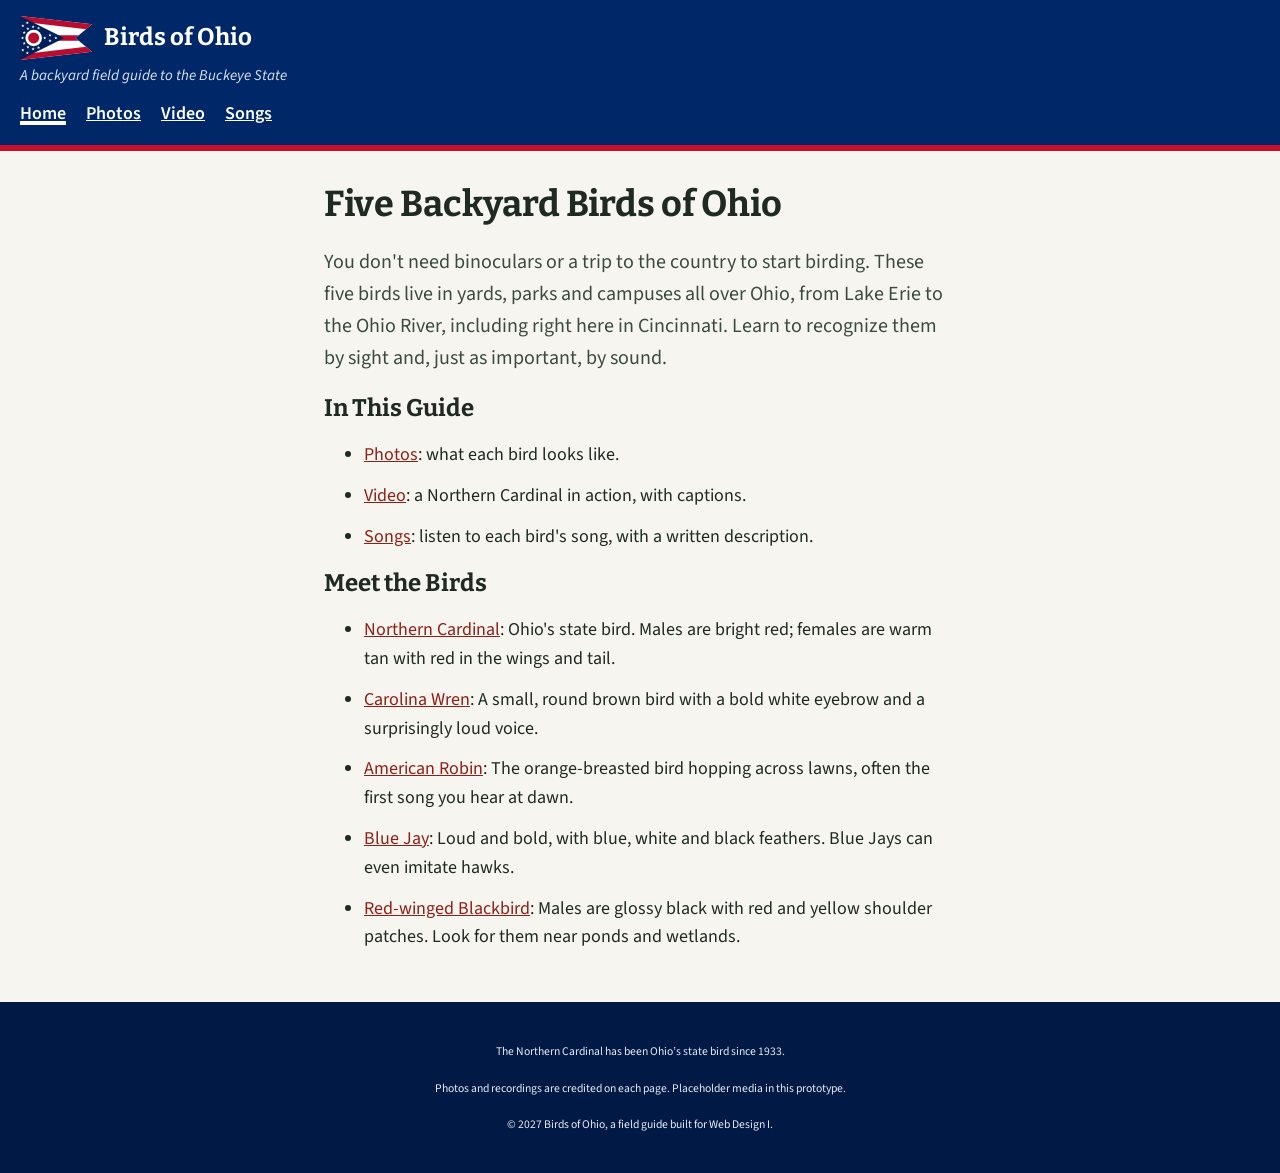
<file: index.html>
<!DOCTYPE html>
<html lang="en">
<head>
  <meta charset="UTF-8">
  <meta name="viewport" content="width=device-width, initial-scale=1">
  <title>Birds of Ohio: A Backyard Field Guide</title>
  <meta name="description" content="A field guide to five backyard birds of Ohio, with photos, video and recordings of their songs.">
  <link href="https://fonts.googleapis.com/css2?family=Bitter:wght@600;700&family=Source+Sans+3:ital,wght@0,400;0,600;1,400&display=swap" rel="stylesheet">
  <link rel="stylesheet" href="css/styles.css">
</head>
<body>
  <header>
    <p class="site-name">
      <a href="index.html">
        <img src="images/logo.svg" alt="" width="72" height="44"> Birds of Ohio
      </a>
    </p>
    <p class="tagline">A backyard field guide to the Buckeye State</p>
    <nav>
      <ul>
        <li><a href="index.html" class="current">Home</a></li>
        <li><a href="photos.html">Photos</a></li>
        <li><a href="video.html">Video</a></li>
        <li><a href="songs.html">Songs</a></li>
      </ul>
    </nav>
  </header>

  <main>
    <!-- Add the hero image here in a figure: images/hero*.avif, .webp, .jpg -->

    <h1>Five Backyard Birds of Ohio</h1>
    <p class="intro">You don't need binoculars or a trip to the country to start birding. These five birds live in yards, parks and campuses all over Ohio, from Lake Erie to the Ohio River, including right here in Cincinnati. Learn to recognize them by sight and, just as important, by sound.</p>

    <section>
      <h2>In This Guide</h2>
      <ul class="guide-links">
        <li><a href="photos.html">Photos</a>: what each bird looks like.</li>
        <li><a href="video.html">Video</a>: a Northern Cardinal in action, with captions.</li>
        <li><a href="songs.html">Songs</a>: listen to each bird's song, with a written description.</li>
      </ul>
    </section>

    <section>
      <h2>Meet the Birds</h2>
      <ul class="bird-list">
        <li><a href="songs.html#northern-cardinal">Northern Cardinal</a>: Ohio&#x27;s state bird. Males are bright red; females are warm tan with red in the wings and tail.</li>
        <li><a href="songs.html#carolina-wren">Carolina Wren</a>: A small, round brown bird with a bold white eyebrow and a surprisingly loud voice.</li>
        <li><a href="songs.html#american-robin">American Robin</a>: The orange-breasted bird hopping across lawns, often the first song you hear at dawn.</li>
        <li><a href="songs.html#blue-jay">Blue Jay</a>: Loud and bold, with blue, white and black feathers. Blue Jays can even imitate hawks.</li>
        <li><a href="songs.html#red-winged-blackbird">Red-winged Blackbird</a>: Males are glossy black with red and yellow shoulder patches. Look for them near ponds and wetlands.</li>
      </ul>
    </section>
  </main>

  <footer>
    <p><small>The Northern Cardinal has been Ohio&rsquo;s state bird since 1933.</small></p>
    <p><small>Photos and recordings are credited on each page. Placeholder media in this prototype.</small></p>
    <p><small>&copy; 2027 Birds of Ohio, a field guide built for Web Design I.</small></p>
  </footer>
</body>
</html>
</file>
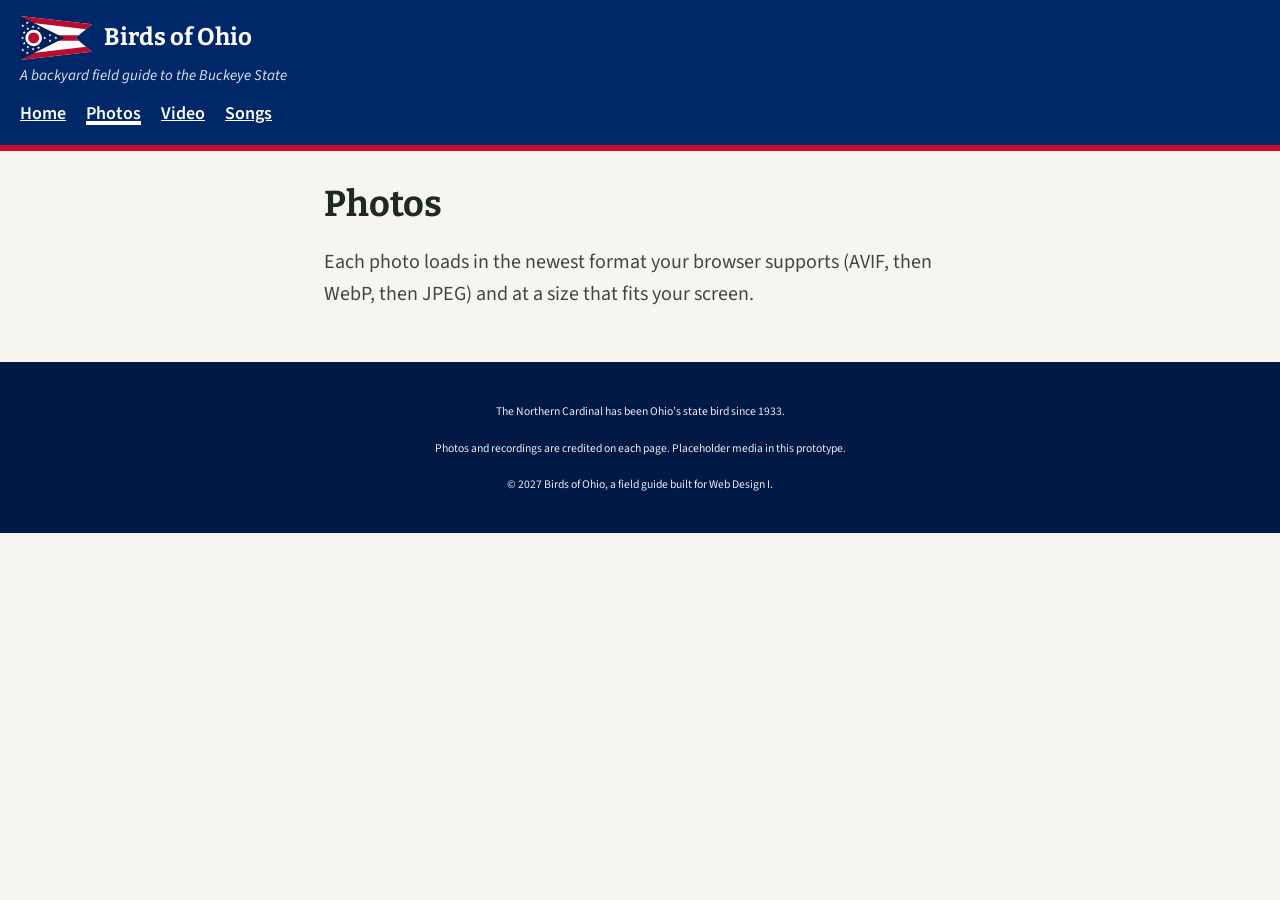
<file: photos.html>
<!DOCTYPE html>
<html lang="en">
<head>
  <meta charset="UTF-8">
  <meta name="viewport" content="width=device-width, initial-scale=1">
  <title>Photos | Birds of Ohio</title>
  <meta name="description" content="Photos of five backyard birds of Ohio.">
  <link href="https://fonts.googleapis.com/css2?family=Bitter:wght@600;700&family=Source+Sans+3:ital,wght@0,400;0,600;1,400&display=swap" rel="stylesheet">
  <link rel="stylesheet" href="css/styles.css">
</head>
<body>
  <header>
    <p class="site-name">
      <a href="index.html"><img src="images/logo.svg" alt="" width="72" height="44"> Birds of Ohio</a>
    </p>
    <p class="tagline">A backyard field guide to the Buckeye State</p>
    <nav>
      <ul>
        <li><a href="index.html">Home</a></li>
        <li><a href="photos.html" class="current">Photos</a></li>
        <li><a href="video.html">Video</a></li>
        <li><a href="songs.html">Songs</a></li>
      </ul>
    </nav>
  </header>

  <main>
    <h1>Photos</h1>
    <p class="intro">Each photo loads in the newest format your browser supports (AVIF, then WebP, then JPEG) and at a size that fits your screen.</p>

    <!-- Add the Northern Cardinal photo card here (figure, picture, figcaption, credit): images/northern-cardinal*.avif, .webp, .jpg -->

    <!-- Add the Carolina Wren photo card here (figure, picture, figcaption, credit): images/carolina-wren*.avif, .webp, .jpg -->

    <!-- Add the American Robin photo card here (figure, picture, figcaption, credit): images/american-robin*.avif, .webp, .jpg -->

    <!-- Add the Blue Jay photo card here (figure, picture, figcaption, credit): images/blue-jay*.avif, .webp, .jpg -->

    <!-- Add the Red-winged Blackbird photo card here (figure, picture, figcaption, credit): images/red-winged-blackbird*.avif, .webp, .jpg -->
  </main>

  <footer>
    <p><small>The Northern Cardinal has been Ohio&rsquo;s state bird since 1933.</small></p>
    <p><small>Photos and recordings are credited on each page. Placeholder media in this prototype.</small></p>
    <p><small>&copy; 2027 Birds of Ohio, a field guide built for Web Design I.</small></p>
  </footer>
</body>
</html>
</file>
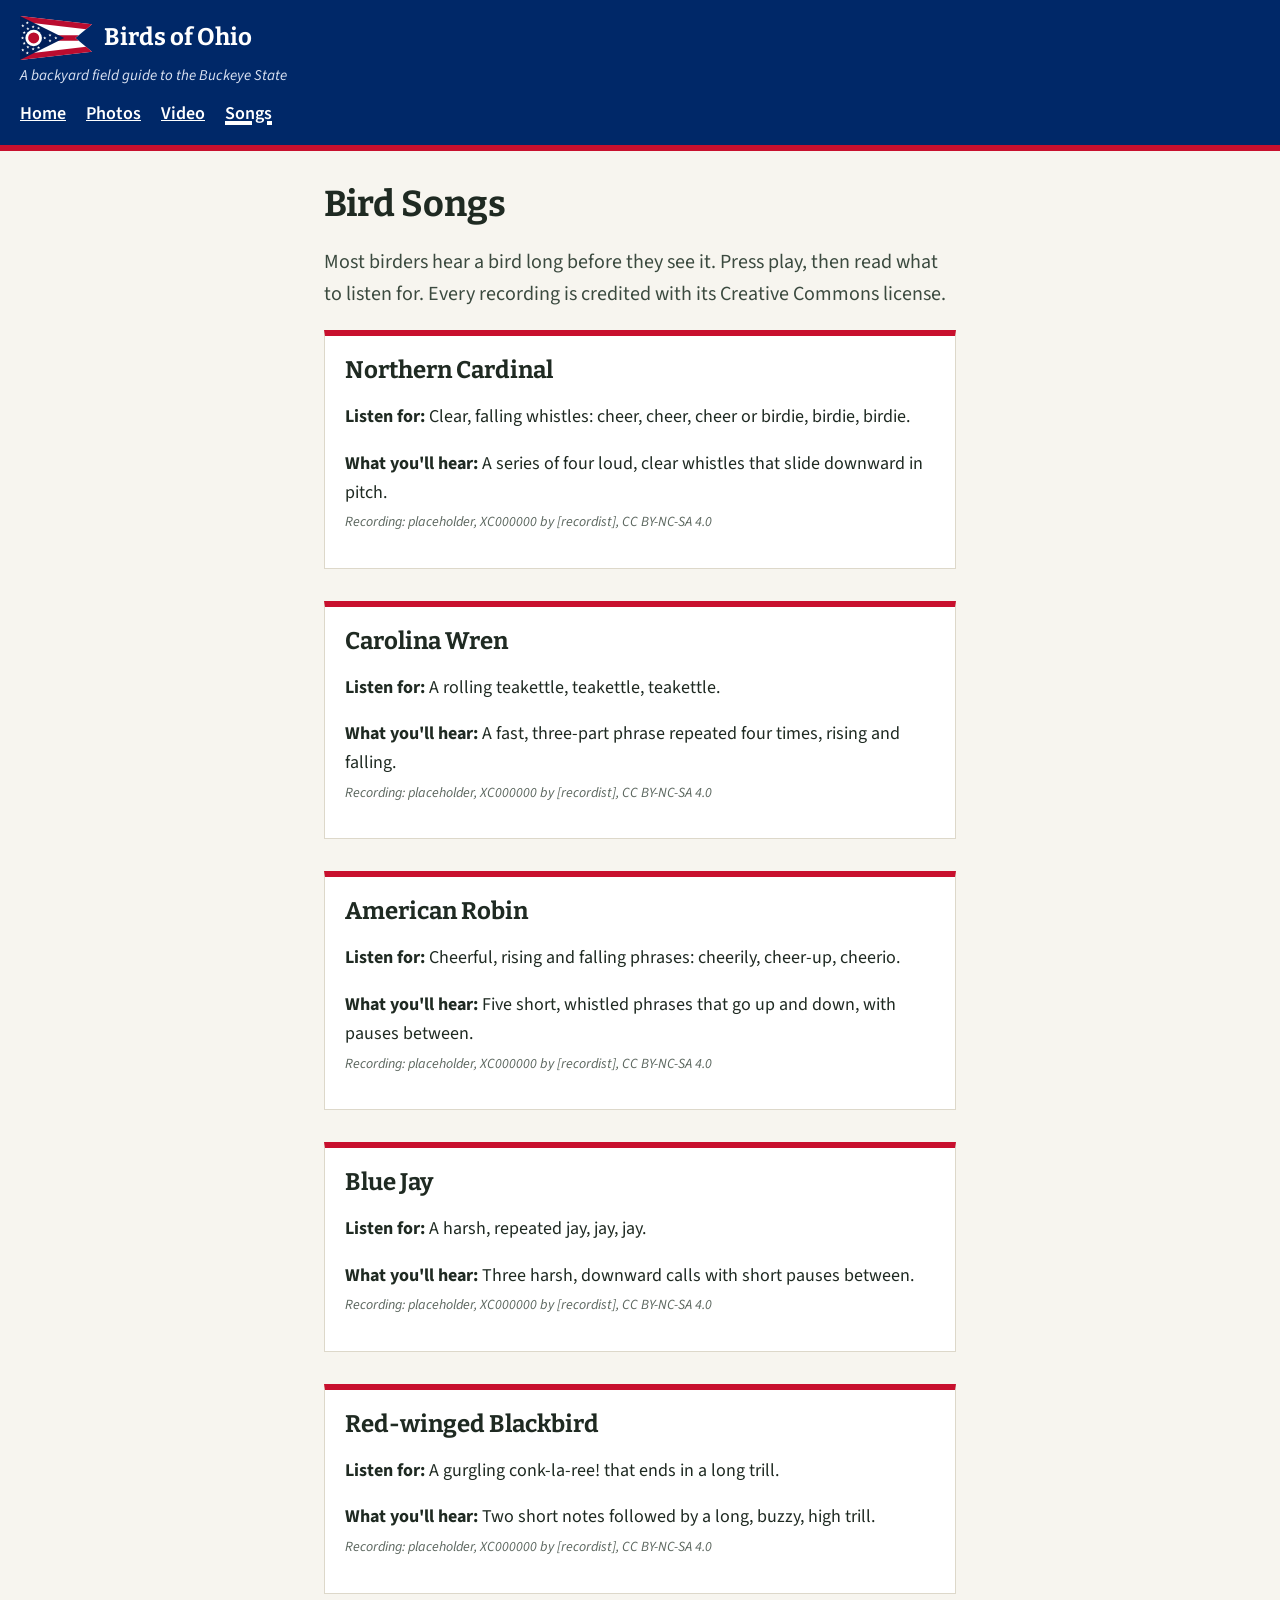
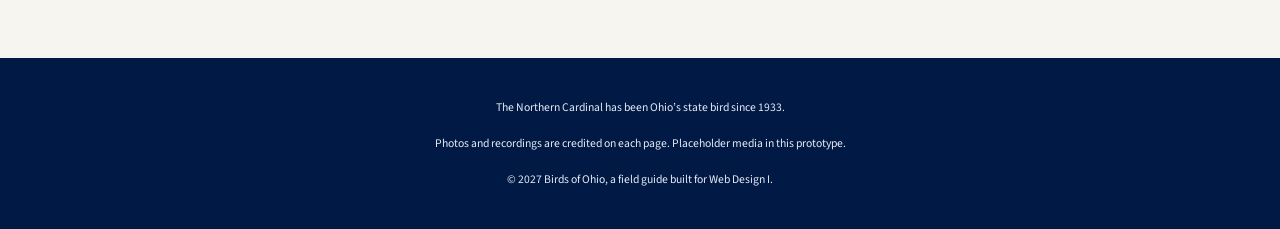
<file: songs.html>
<!DOCTYPE html>
<html lang="en">
<head>
  <meta charset="UTF-8">
  <meta name="viewport" content="width=device-width, initial-scale=1">
  <title>Bird Songs | Birds of Ohio</title>
  <meta name="description" content="Recordings of the songs of five backyard birds of Ohio, with written descriptions.">
  <link href="https://fonts.googleapis.com/css2?family=Bitter:wght@600;700&family=Source+Sans+3:ital,wght@0,400;0,600;1,400&display=swap" rel="stylesheet">
  <link rel="stylesheet" href="css/styles.css">
</head>
<body>
  <header>
    <p class="site-name">
      <a href="index.html"><img src="images/logo.svg" alt="" width="72" height="44"> Birds of Ohio</a>
    </p>
    <p class="tagline">A backyard field guide to the Buckeye State</p>
    <nav>
      <ul>
        <li><a href="index.html">Home</a></li>
        <li><a href="photos.html">Photos</a></li>
        <li><a href="video.html">Video</a></li>
        <li><a href="songs.html" class="current">Songs</a></li>
      </ul>
    </nav>
  </header>

  <main>
    <h1>Bird Songs</h1>
    <p class="intro">Most birders hear a bird long before they see it. Press play, then read what to listen for. Every recording is credited with its Creative Commons license.</p>

    <section class="card" id="northern-cardinal">
      <h2>Northern Cardinal</h2>
      <p><strong>Listen for:</strong> Clear, falling whistles: cheer, cheer, cheer or birdie, birdie, birdie.</p>
      <!-- Add the Northern Cardinal recording here: audio/northern-cardinal.ogg, .m4a, .mp3 -->
      <p class="transcript"><strong>What you'll hear:</strong> A series of four loud, clear whistles that slide downward in pitch.</p>
      <p class="credit">Recording: placeholder, XC000000 by [recordist], CC BY-NC-SA 4.0</p>
    </section>

    <section class="card" id="carolina-wren">
      <h2>Carolina Wren</h2>
      <p><strong>Listen for:</strong> A rolling teakettle, teakettle, teakettle.</p>
      <!-- Add the Carolina Wren recording here: audio/carolina-wren.ogg, .m4a, .mp3 -->
      <p class="transcript"><strong>What you'll hear:</strong> A fast, three-part phrase repeated four times, rising and falling.</p>
      <p class="credit">Recording: placeholder, XC000000 by [recordist], CC BY-NC-SA 4.0</p>
    </section>

    <section class="card" id="american-robin">
      <h2>American Robin</h2>
      <p><strong>Listen for:</strong> Cheerful, rising and falling phrases: cheerily, cheer-up, cheerio.</p>
      <!-- Add the American Robin recording here: audio/american-robin.ogg, .m4a, .mp3 -->
      <p class="transcript"><strong>What you'll hear:</strong> Five short, whistled phrases that go up and down, with pauses between.</p>
      <p class="credit">Recording: placeholder, XC000000 by [recordist], CC BY-NC-SA 4.0</p>
    </section>

    <section class="card" id="blue-jay">
      <h2>Blue Jay</h2>
      <p><strong>Listen for:</strong> A harsh, repeated jay, jay, jay.</p>
      <!-- Add the Blue Jay recording here: audio/blue-jay.ogg, .m4a, .mp3 -->
      <p class="transcript"><strong>What you'll hear:</strong> Three harsh, downward calls with short pauses between.</p>
      <p class="credit">Recording: placeholder, XC000000 by [recordist], CC BY-NC-SA 4.0</p>
    </section>

    <section class="card" id="red-winged-blackbird">
      <h2>Red-winged Blackbird</h2>
      <p><strong>Listen for:</strong> A gurgling conk-la-ree! that ends in a long trill.</p>
      <!-- Add the Red-winged Blackbird recording here: audio/red-winged-blackbird.ogg, .m4a, .mp3 -->
      <p class="transcript"><strong>What you'll hear:</strong> Two short notes followed by a long, buzzy, high trill.</p>
      <p class="credit">Recording: placeholder, XC000000 by [recordist], CC BY-NC-SA 4.0</p>
    </section>
  </main>

  <footer>
    <p><small>The Northern Cardinal has been Ohio&rsquo;s state bird since 1933.</small></p>
    <p><small>Photos and recordings are credited on each page. Placeholder media in this prototype.</small></p>
    <p><small>&copy; 2027 Birds of Ohio, a field guide built for Web Design I.</small></p>
  </footer>
</body>
</html>
</file>
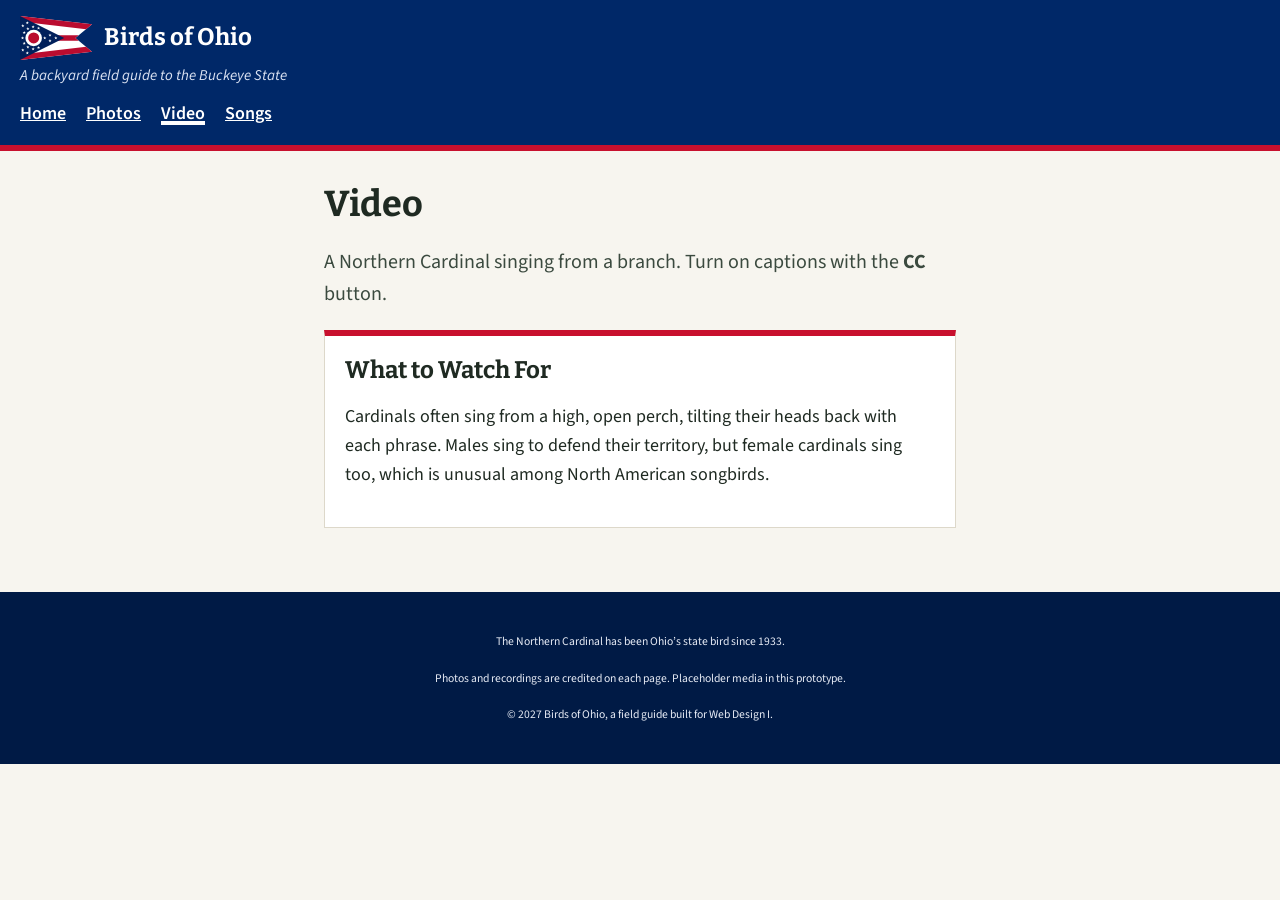
<file: video.html>
<!DOCTYPE html>
<html lang="en">
<head>
  <meta charset="UTF-8">
  <meta name="viewport" content="width=device-width, initial-scale=1">
  <title>Video | Birds of Ohio</title>
  <meta name="description" content="Video of a Northern Cardinal singing, with captions.">
  <link href="https://fonts.googleapis.com/css2?family=Bitter:wght@600;700&family=Source+Sans+3:ital,wght@0,400;0,600;1,400&display=swap" rel="stylesheet">
  <link rel="stylesheet" href="css/styles.css">
</head>
<body>
  <header>
    <p class="site-name">
      <a href="index.html"><img src="images/logo.svg" alt="" width="72" height="44"> Birds of Ohio</a>
    </p>
    <p class="tagline">A backyard field guide to the Buckeye State</p>
    <nav>
      <ul>
        <li><a href="index.html">Home</a></li>
        <li><a href="photos.html">Photos</a></li>
        <li><a href="video.html" class="current">Video</a></li>
        <li><a href="songs.html">Songs</a></li>
      </ul>
    </nav>
  </header>

  <main>
    <h1>Video</h1>
    <p class="intro">A Northern Cardinal singing from a branch. Turn on captions with the <strong>CC</strong> button.</p>

    <!-- Add the Northern Cardinal video card here (figure, video, figcaption, credit): video/cardinal.webm, .mp4, cardinal-poster.jpg, cardinal-captions.vtt -->

    <!-- Add the YouTube video card here (figure, iframe, figcaption, credit): https://www.youtube.com/watch?v=y9JGgiVAye0 -->

    <section class="card">
      <h2>What to Watch For</h2>
      <p>Cardinals often sing from a high, open perch, tilting their heads back with each phrase. Males sing to defend their territory, but female cardinals sing too, which is unusual among North American songbirds.</p>
    </section>
  </main>

  <footer>
    <p><small>The Northern Cardinal has been Ohio&rsquo;s state bird since 1933.</small></p>
    <p><small>Photos and recordings are credited on each page. Placeholder media in this prototype.</small></p>
    <p><small>&copy; 2027 Birds of Ohio, a field guide built for Web Design I.</small></p>
  </footer>
</body>
</html>
</file>
<file: css/styles.css>
/* ==========================================
   Birds of Ohio
   Week 6: media (with Week 4–5 basics)
   Mobile-first: one stacked column, no Flexbox or Grid yet
   ========================================== */

/* Base */
* {
  box-sizing: border-box;
}

body {
  margin: 0;
  background-color: #f7f5ef;  /* cream */
  color: #1f2a22;             /* deep green-black */
  font-family: "Source Sans 3", "Helvetica Neue", Arial, sans-serif;
  font-size: 1.125rem;
  line-height: 1.6;
}

/* Media never overflows its column */
img,
video {
  display: block;
  max-width: 100%;
  height: auto;
}

audio {
  width: 100%;
}

/* Embedded videos (like YouTube) fill the column at a 16:9 shape */
iframe {
  display: block;
  width: 100%;
  height: auto;
  aspect-ratio: 16 / 9;
  border: 0;
}

a {
  color: #8f1f17;  /* cardinal red, darkened for contrast on cream */
}

h1,
h2,
.site-name {
  font-family: "Bitter", Georgia, serif;
  line-height: 1.2;
}

h1 {
  font-size: 2.25rem;
  margin: 2rem 0 0.75rem;
}

h2 {
  font-size: 1.5rem;
  margin: 0 0 0.75rem;
}

/* Header: Ohio flag colors */
header {
  background-color: #002868;  /* Ohio flag blue */
  color: #ffffff;
  padding: 1rem 1.25rem 0.5rem;
  border-bottom: 0.375rem solid #c8102e;  /* Ohio flag red */
}

.site-name {
  margin: 0;
  font-size: 1.5rem;
  font-weight: 700;
}

.site-name a {
  color: #ffffff;
  text-decoration: none;
}

/* The logo sits on the same line as the site name */
.site-name img {
  display: inline-block;
  vertical-align: middle;
  margin-right: 0.5rem;
}

.tagline {
  margin: 0.25rem 0 0.75rem;
  font-size: 0.9375rem;
  font-style: italic;
  color: #dbe3f3;
}

/* Navigation: a list, with each item sitting side by side */
nav ul {
  list-style: none;
  margin: 0;
  padding: 0;
}

nav li {
  display: inline-block;
  margin: 0 1rem 0.5rem 0;
}

nav a {
  color: #ffffff;
  font-weight: 600;
}

nav a.current {
  text-decoration-thickness: 0.2em;
}

/* Main column */
main {
  max-width: 42rem;
  margin: 0 auto;
  padding: 0 1.25rem 2rem;
}

.intro {
  font-size: 1.25rem;
  color: #3b4a3f;
}

.hero {
  margin: 0 -1.25rem;  /* bleeds to the edges on a phone */
}

/* Cards: photos, video and songs */
.card {
  background-color: #ffffff;
  border: 1px solid #ddd8ca;
  border-top: 0.375rem solid #c8102e;  /* Ohio flag red */
  padding: 1.25rem;
  margin: 0 0 2rem;
}

figure.card {
  padding: 0;
}

figcaption {
  padding: 0.75rem 1.25rem 1rem;
  font-size: 1rem;
}

.credit {
  display: block;
  margin-top: 0.25rem;
  font-size: 0.875rem;
  font-style: italic;
  color: #5b665e;
}

.transcript {
  margin-bottom: 0;
}

.bird-list li,
.guide-links li {
  margin-bottom: 0.75rem;
}

/* Footer */
footer {
  background-color: #001a45;  /* deeper Ohio blue */
  color: #e6ebf5;
  padding: 1.5rem 1.25rem;
  font-size: 0.875rem;
  text-align: center;
}
</file>
